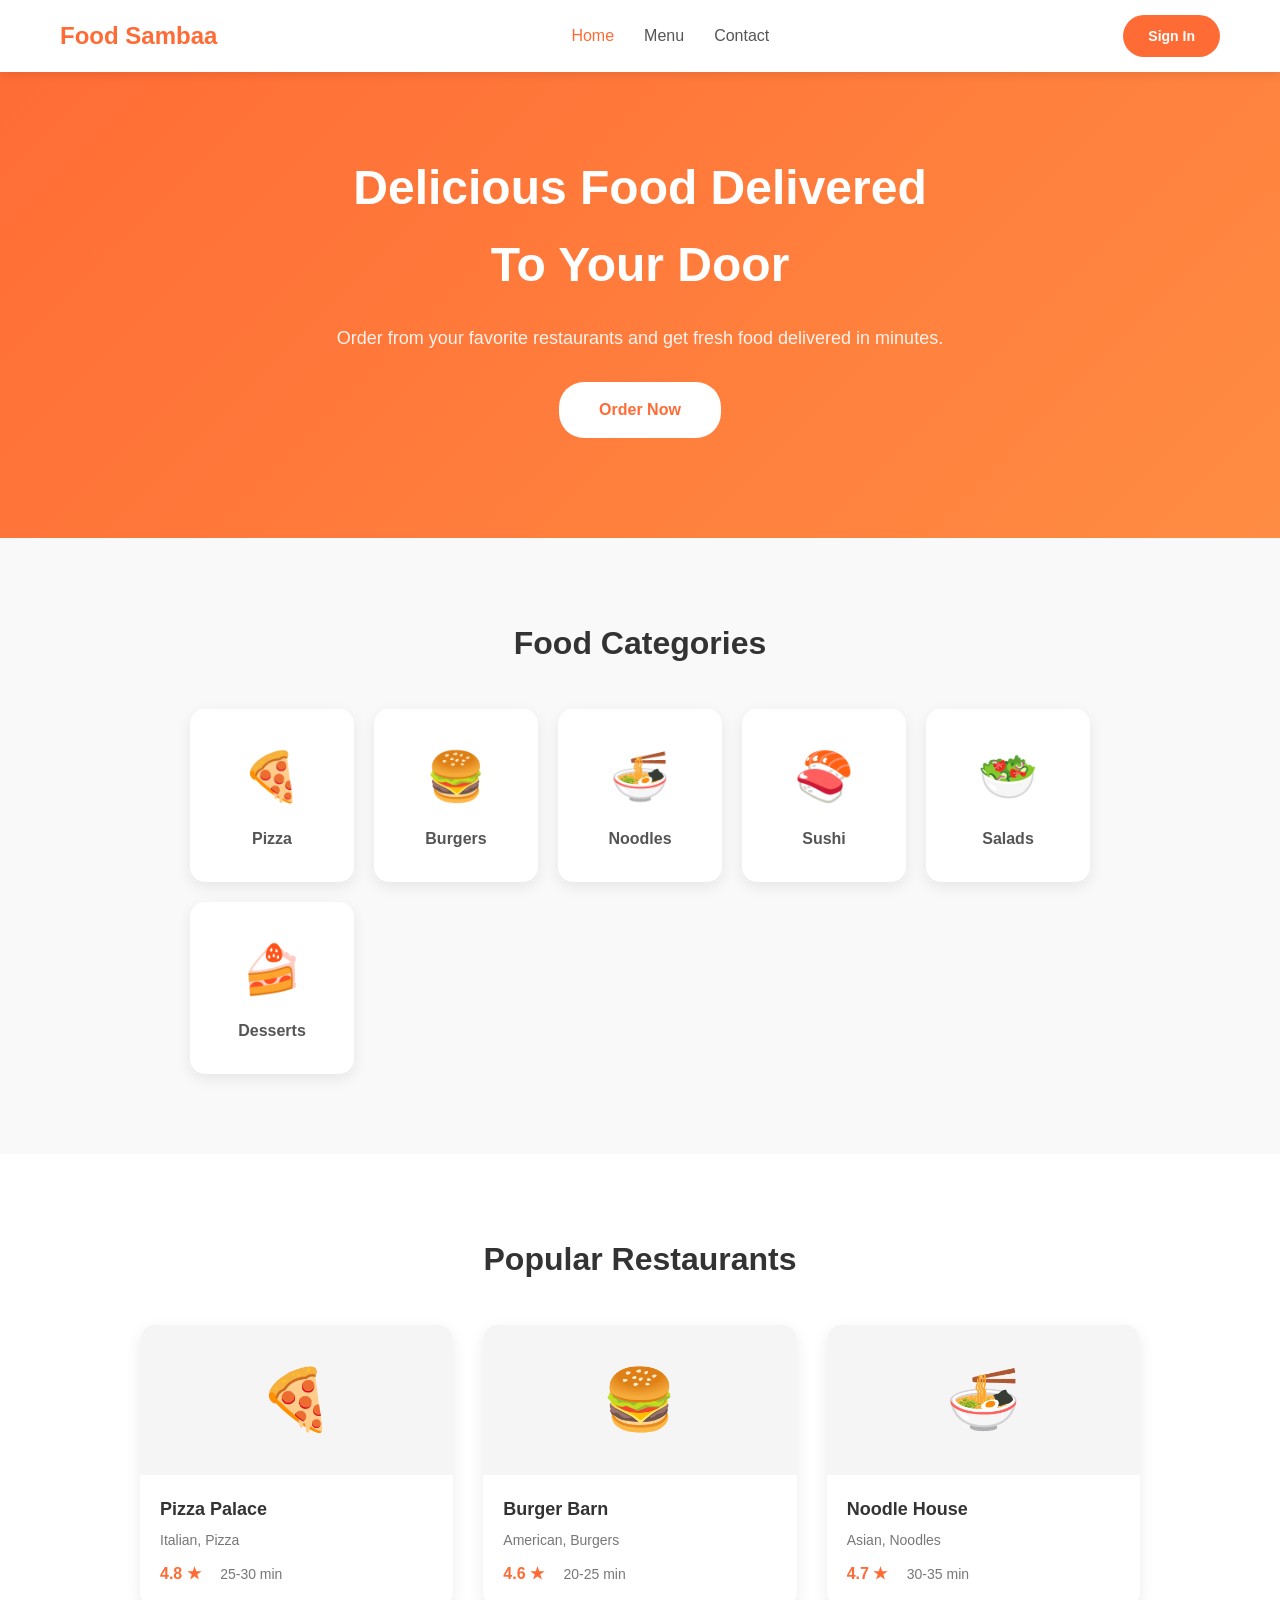
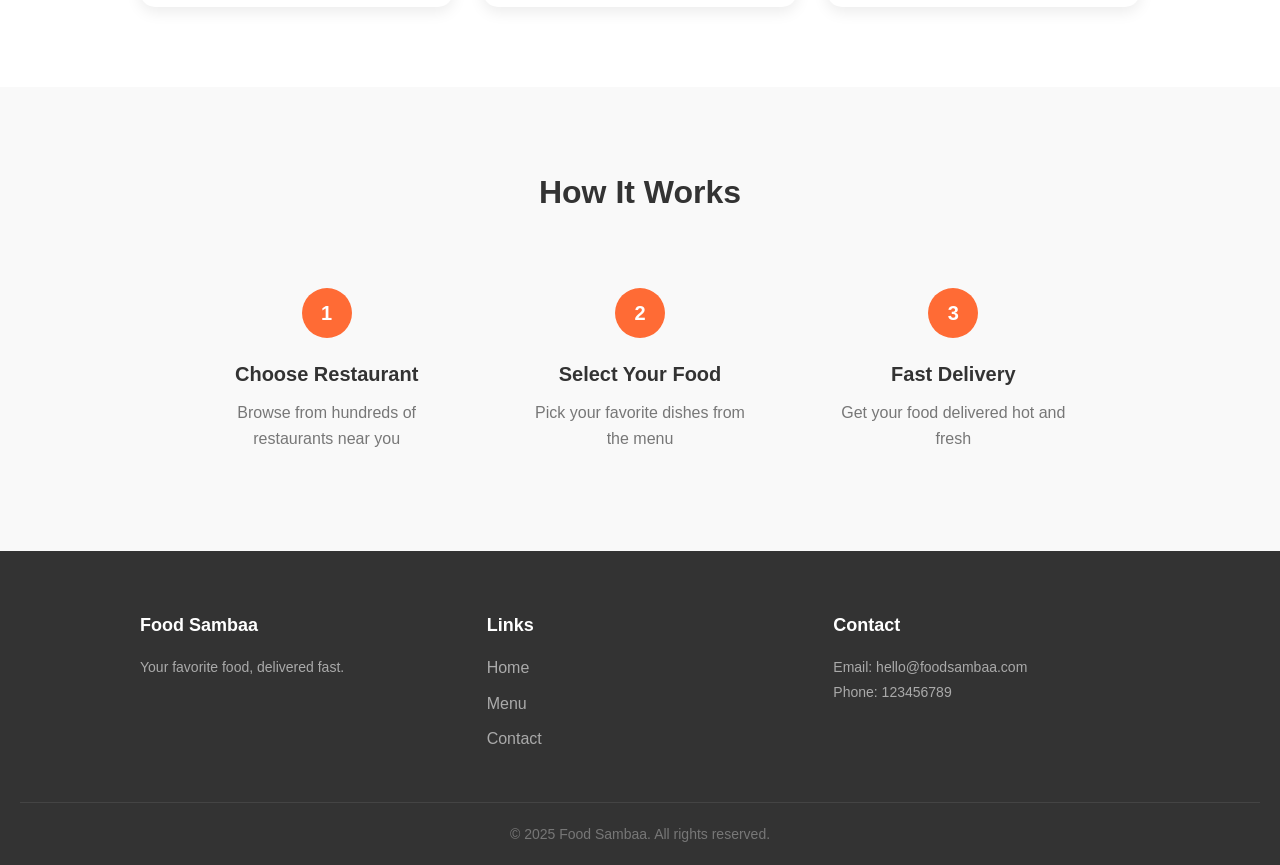
<file: index.html>
<!DOCTYPE html>
<html lang="en">
<head>
    <meta charset="UTF-8">
    <meta name="viewport" content="width=device-width, initial-scale=1.0">
    <title>Food Sambaa - Food Delivery</title>
    <link rel="stylesheet" href="style.css">
</head>
<body>
    <header>
        <nav>
            <a href="index.html" class="logo">Food Sambaa</a>
            <ul class="nav-links">
                <li><a href="index.html" class="active">Home</a></li>
                <li><a href="menu.html">Menu</a></li>
                <li><a href="contact.html">Contact</a></li>
            </ul>
            <a href="signin.html" class="btn">Sign In</a>
        </nav>
    </header>

    <section class="hero">
        <div class="hero-text">
            <h1>Delicious Food Delivered To Your Door</h1>
            <p>Order from your favorite restaurants and get fresh food delivered in minutes.</p>
            <a href="menu.html" class="btn btn-large">Order Now</a>
        </div>
    </section>

    <section class="categories">
        <h2>Food Categories</h2>
        <div class="category-grid">
            <div class="category-card">
                <div class="category-icon">🍕</div>
                <h3>Pizza</h3>
            </div>
            <div class="category-card">
                <div class="category-icon">🍔</div>
                <h3>Burgers</h3>
            </div>
            <div class="category-card">
                <div class="category-icon">🍜</div>
                <h3>Noodles</h3>
            </div>
            <div class="category-card">
                <div class="category-icon">🍣</div>
                <h3>Sushi</h3>
            </div>
            <div class="category-card">
                <div class="category-icon">🥗</div>
                <h3>Salads</h3>
            </div>
            <div class="category-card">
                <div class="category-icon">🍰</div>
                <h3>Desserts</h3>
            </div>
        </div>
    </section>

    <section class="featured">
        <h2>Popular Restaurants</h2>
        <div class="restaurant-grid">
            <div class="restaurant-card">
                <div class="restaurant-img">🍕</div>
                <div class="restaurant-info">
                    <h3>Pizza Palace</h3>
                    <p>Italian, Pizza</p>
                    <span class="rating">4.8 ★</span>
                    <span class="delivery">25-30 min</span>
                </div>
            </div>
            <div class="restaurant-card">
                <div class="restaurant-img">🍔</div>
                <div class="restaurant-info">
                    <h3>Burger Barn</h3>
                    <p>American, Burgers</p>
                    <span class="rating">4.6 ★</span>
                    <span class="delivery">20-25 min</span>
                </div>
            </div>
            <div class="restaurant-card">
                <div class="restaurant-img">🍜</div>
                <div class="restaurant-info">
                    <h3>Noodle House</h3>
                    <p>Asian, Noodles</p>
                    <span class="rating">4.7 ★</span>
                    <span class="delivery">30-35 min</span>
                </div>
            </div>
        </div>
    </section>

    <section class="how-it-works">
        <h2>How It Works</h2>
        <div class="steps">
            <div class="step">
                <div class="step-number">1</div>
                <h3>Choose Restaurant</h3>
                <p>Browse from hundreds of restaurants near you</p>
            </div>
            <div class="step">
                <div class="step-number">2</div>
                <h3>Select Your Food</h3>
                <p>Pick your favorite dishes from the menu</p>
            </div>
            <div class="step">
                <div class="step-number">3</div>
                <h3>Fast Delivery</h3>
                <p>Get your food delivered hot and fresh</p>
            </div>
        </div>
    </section>

    <footer>
        <div class="footer-content">
            <div class="footer-section">
                <h4>Food Sambaa</h4>
                <p>Your favorite food, delivered fast.</p>
            </div>
            <div class="footer-section">
                <h4>Links</h4>
                <ul>
                    <li><a href="index.html">Home</a></li>
                    <li><a href="menu.html">Menu</a></li>
                    <li><a href="contact.html">Contact</a></li>
                </ul>
            </div>
            <div class="footer-section">
                <h4>Contact</h4>
                <p>Email: hello@foodsambaa.com</p>
                <p>Phone: 123456789</p>
            </div>
        </div>
        <p class="copyright">©️ 2025 Food Sambaa. All rights reserved.</p>
    </footer>
</body>
</html>
</file>
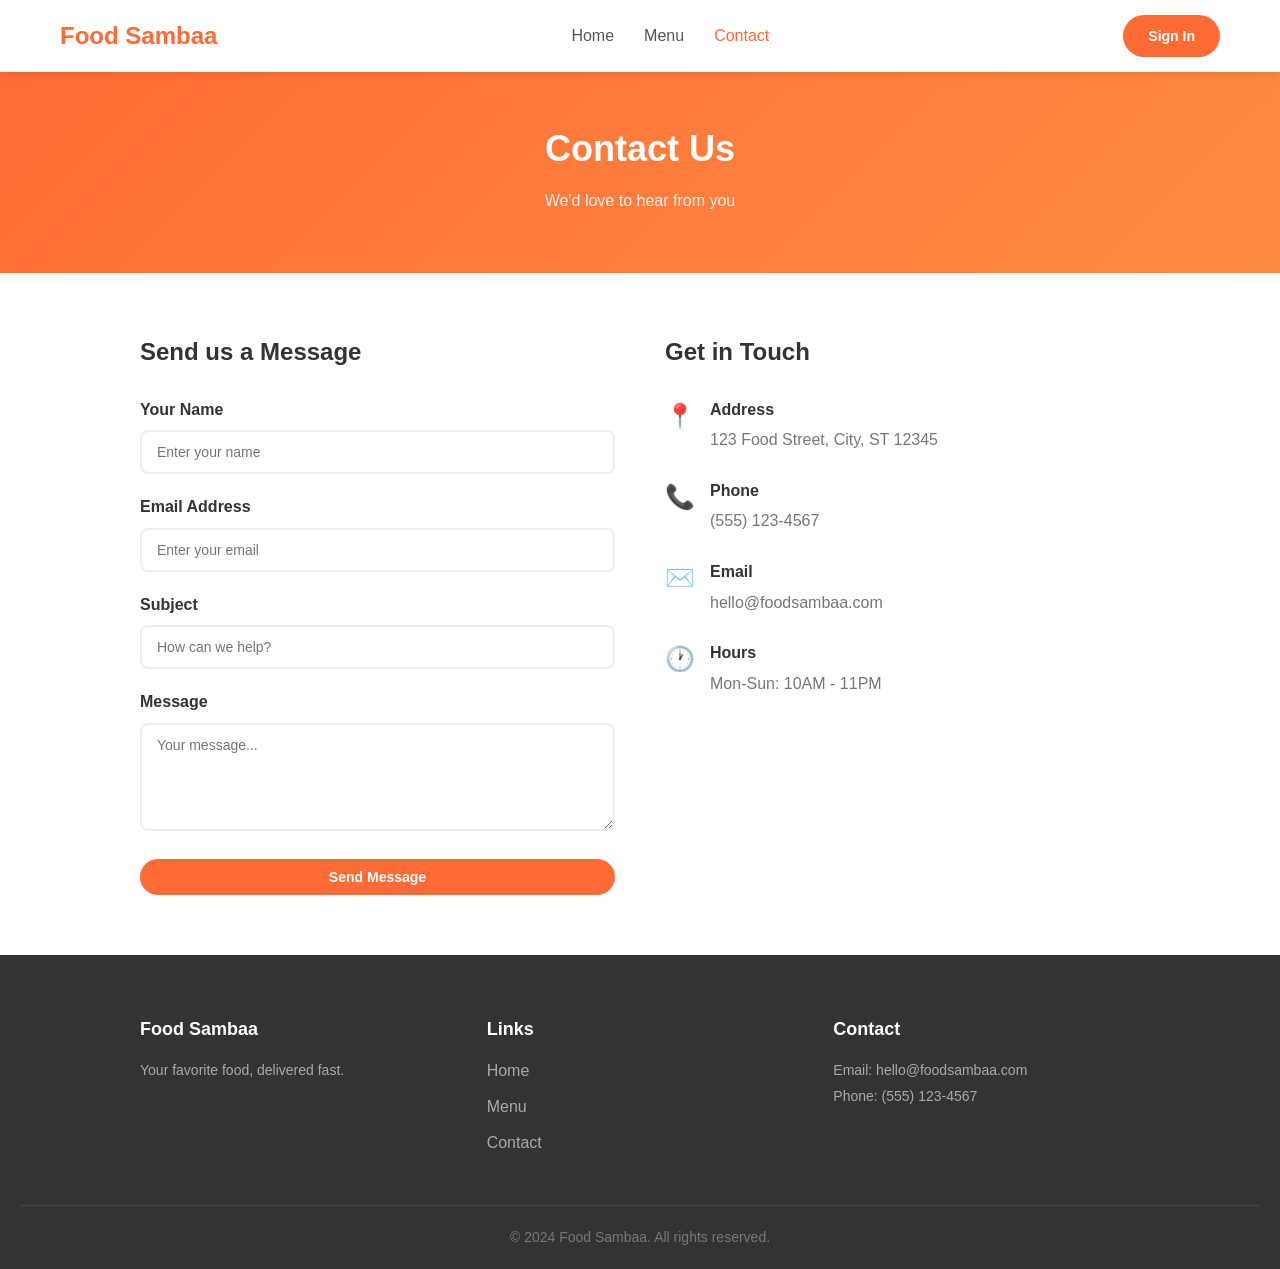
<file: contact.html>
<!DOCTYPE html>
<html lang="en">
<head>
    <meta charset="UTF-8">
    <meta name="viewport" content="width=device-width, initial-scale=1.0">
    <title>Contact - Food Sambaa</title>
    <link rel="stylesheet" href="style.css">
</head>
<body>
    <header>
        <nav>
            <a href="index.html" class="logo">Food Sambaa</a>
            <ul class="nav-links">
                <li><a href="index.html">Home</a></li>
                <li><a href="menu.html">Menu</a></li>
                <li><a href="contact.html" class="active">Contact</a></li>
            </ul>
            <a href="signin.html" class="btn">Sign In</a>
        </nav>
    </header>

    <section class="page-header">
        <h1>Contact Us</h1>
        <p>We'd love to hear from you</p>
    </section>

    <section class="contact-section">
        <div class="contact-container">
            <div class="contact-form">
                <h2>Send us a Message</h2>
                <form>
                    <div class="form-group">
                        <label>Your Name</label>
                        <input type="text" placeholder="Enter your name">
                    </div>
                    <div class="form-group">
                        <label>Email Address</label>
                        <input type="email" placeholder="Enter your email">
                    </div>
                    <div class="form-group">
                        <label>Subject</label>
                        <input type="text" placeholder="How can we help?">
                    </div>
                    <div class="form-group">
                        <label>Message</label>
                        <textarea rows="5" placeholder="Your message..."></textarea>
                    </div>
                    <button type="submit" class="btn btn-full">Send Message</button>
                </form>
            </div>

            <div class="contact-info">
                <h2>Get in Touch</h2>
                <div class="info-box">
                    <div class="info-icon">📍</div>
                    <div>
                        <h4>Address</h4>
                        <p>123 Food Street, City, ST 12345</p>
                    </div>
                </div>
                <div class="info-box">
                    <div class="info-icon">📞</div>
                    <div>
                        <h4>Phone</h4>
                        <p>(555) 123-4567</p>
                    </div>
                </div>
                <div class="info-box">
                    <div class="info-icon">✉️</div>
                    <div>
                        <h4>Email</h4>
                        <p>hello@foodsambaa.com</p>
                    </div>
                </div>
                <div class="info-box">
                    <div class="info-icon">🕐</div>
                    <div>
                        <h4>Hours</h4>
                        <p>Mon-Sun: 10AM - 11PM</p>
                    </div>
                </div>
            </div>
        </div>
    </section>

    <footer>
        <div class="footer-content">
            <div class="footer-section">
                <h4>Food Sambaa</h4>
                <p>Your favorite food, delivered fast.</p>
            </div>
            <div class="footer-section">
                <h4>Links</h4>
                <ul>
                    <li><a href="index.html">Home</a></li>
                    <li><a href="menu.html">Menu</a></li>
                    <li><a href="contact.html">Contact</a></li>
                </ul>
            </div>
            <div class="footer-section">
                <h4>Contact</h4>
                <p>Email: hello@foodsambaa.com</p>
                <p>Phone: (555) 123-4567</p>
            </div>
        </div>
        <p class="copyright">©️ 2024 Food Sambaa. All rights reserved.</p>
    </footer>
</body>
</html>
</file>
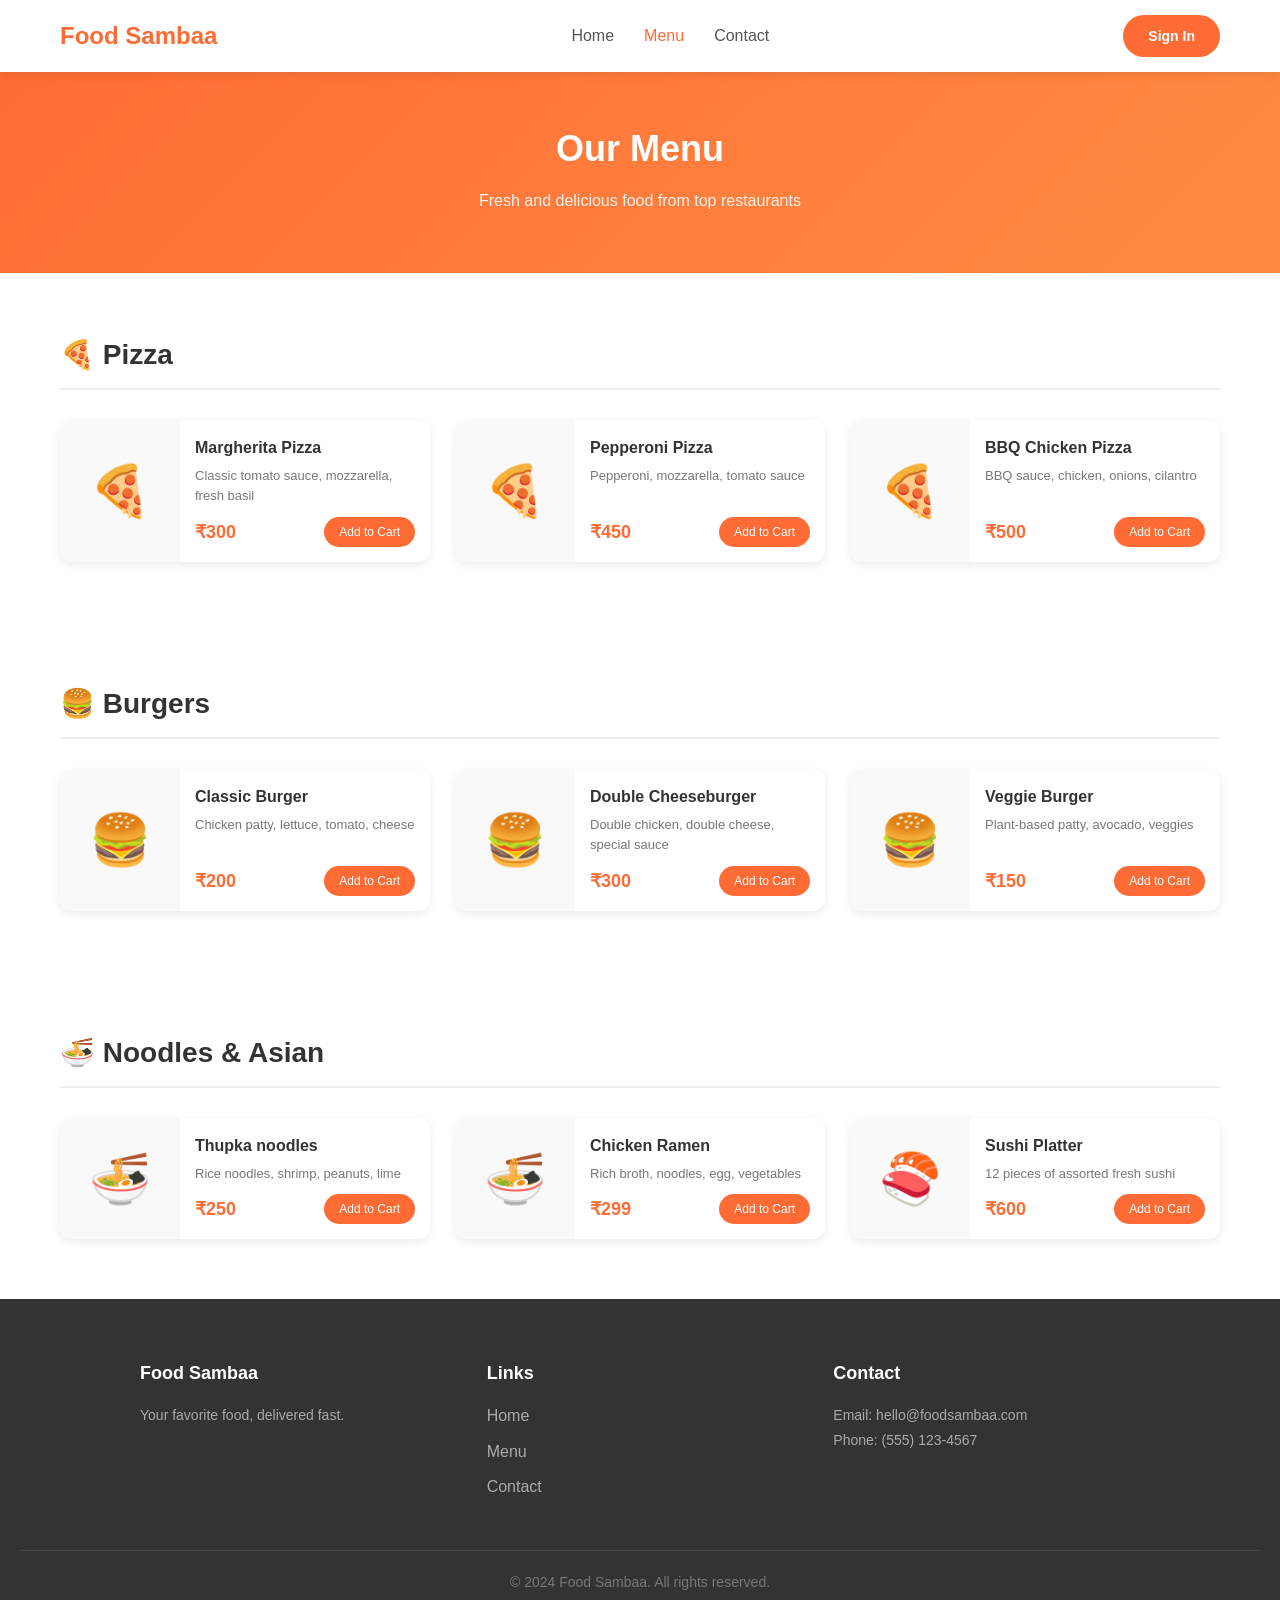
<file: menu.html>
<!DOCTYPE html>
<html lang="en">
<head>
    <meta charset="UTF-8">
    <meta name="viewport" content="width=device-width, initial-scale=1.0">
    <title>Menu - Food Sambaa</title>
    <link rel="stylesheet" href="style.css">
</head>
<body>
    <header>
        <nav>
            <a href="index.html" class="logo">Food Sambaa</a>
            <ul class="nav-links">
                <li><a href="index.html">Home</a></li>
                <li><a href="menu.html" class="active">Menu</a></li>
                <li><a href="contact.html">Contact</a></li>
            </ul>
            <a href="signin.html" class="btn">Sign In</a>
        </nav>
    </header>

    <section class="page-header">
        <h1>Our Menu</h1>
        <p>Fresh and delicious food from top restaurants</p>
    </section>

    <section class="menu-section">
        <h2>🍕 Pizza</h2>
        <div class="menu-grid">
            <div class="menu-card">
                <div class="menu-img">🍕</div>
                <div class="menu-info">
                    <h3>Margherita Pizza</h3>
                    <p>Classic tomato sauce, mozzarella, fresh basil</p>
                    <div class="menu-bottom">
                        <span class="price">₹300</span>
                        <button class="btn-small">Add to Cart</button>
                    </div>
                </div>
            </div>
            <div class="menu-card">
                <div class="menu-img">🍕</div>
                <div class="menu-info">
                    <h3>Pepperoni Pizza</h3>
                    <p>Pepperoni, mozzarella, tomato sauce</p>
                    <div class="menu-bottom">
                        <span class="price">₹450</span>
                        <button class="btn-small">Add to Cart</button>
                    </div>
                </div>
            </div>
            <div class="menu-card">
                <div class="menu-img">🍕</div>
                <div class="menu-info">
                    <h3>BBQ Chicken Pizza</h3>
                    <p>BBQ sauce, chicken, onions, cilantro</p>
                    <div class="menu-bottom">
                        <span class="price">₹500</span>
                        <button class="btn-small">Add to Cart</button>
                    </div>
                </div>
            </div>
        </div>
    </section>

    <section class="menu-section">
        <h2>🍔 Burgers</h2>
        <div class="menu-grid">
            <div class="menu-card">
                <div class="menu-img">🍔</div>
                <div class="menu-info">
                    <h3>Classic Burger</h3>
                    <p>Chicken patty, lettuce, tomato, cheese</p>
                    <div class="menu-bottom">
                        <span class="price">₹200</span>
                        <button class="btn-small">Add to Cart</button>
                    </div>
                </div>
            </div>
            <div class="menu-card">
                <div class="menu-img">🍔</div>
                <div class="menu-info">
                    <h3>Double Cheeseburger</h3>
                    <p>Double chicken, double cheese, special sauce</p>
                    <div class="menu-bottom">
                        <span class="price">₹300</span>
                        <button class="btn-small">Add to Cart</button>
                    </div>
                </div>
            </div>
            <div class="menu-card">
                <div class="menu-img">🍔</div>
                <div class="menu-info">
                    <h3>Veggie Burger</h3>
                    <p>Plant-based patty, avocado, veggies</p>
                    <div class="menu-bottom">
                        <span class="price">₹150</span>
                        <button class="btn-small">Add to Cart</button>
                    </div>
                </div>
            </div>
        </div>
    </section>

    <section class="menu-section">
        <h2>🍜 Noodles & Asian</h2>
        <div class="menu-grid">
            <div class="menu-card">
                <div class="menu-img">🍜</div>
                <div class="menu-info">
                    <h3>Thupka noodles</h3>
                    <p>Rice noodles, shrimp, peanuts, lime</p>
                    <div class="menu-bottom">
                        <span class="price">₹250</span>
                        <button class="btn-small">Add to Cart</button>
                    </div>
                </div>
            </div>
            <div class="menu-card">
                <div class="menu-img">🍜</div>
                <div class="menu-info">
                    <h3>Chicken Ramen</h3>
                    <p>Rich broth, noodles, egg, vegetables</p>
                    <div class="menu-bottom">
                        <span class="price">₹299</span>
                        <button class="btn-small">Add to Cart</button>
                    </div>
                </div>
            </div>
            <div class="menu-card">
                <div class="menu-img">🍣</div>
                <div class="menu-info">
                    <h3>Sushi Platter</h3>
                    <p>12 pieces of assorted fresh sushi</p>
                    <div class="menu-bottom">
                        <span class="price">₹600</span>
                        <button class="btn-small">Add to Cart</button>
                    </div>
                </div>
            </div>
        </div>
    </section>

    <footer>
        <div class="footer-content">
            <div class="footer-section">
                <h4>Food Sambaa</h4>
                <p>Your favorite food, delivered fast.</p>
            </div>
            <div class="footer-section">
                <h4>Links</h4>
                <ul>
                    <li><a href="index.html">Home</a></li>
                    <li><a href="menu.html">Menu</a></li>
                    <li><a href="contact.html">Contact</a></li>
                </ul>
            </div>
            <div class="footer-section">
                <h4>Contact</h4>
                <p>Email: hello@foodsambaa.com</p>
                <p>Phone: (555) 123-4567</p>
            </div>
        </div>
        <p class="copyright">©️ 2024 Food Sambaa. All rights reserved.</p>
    </footer>
</body>
</html>
</file>
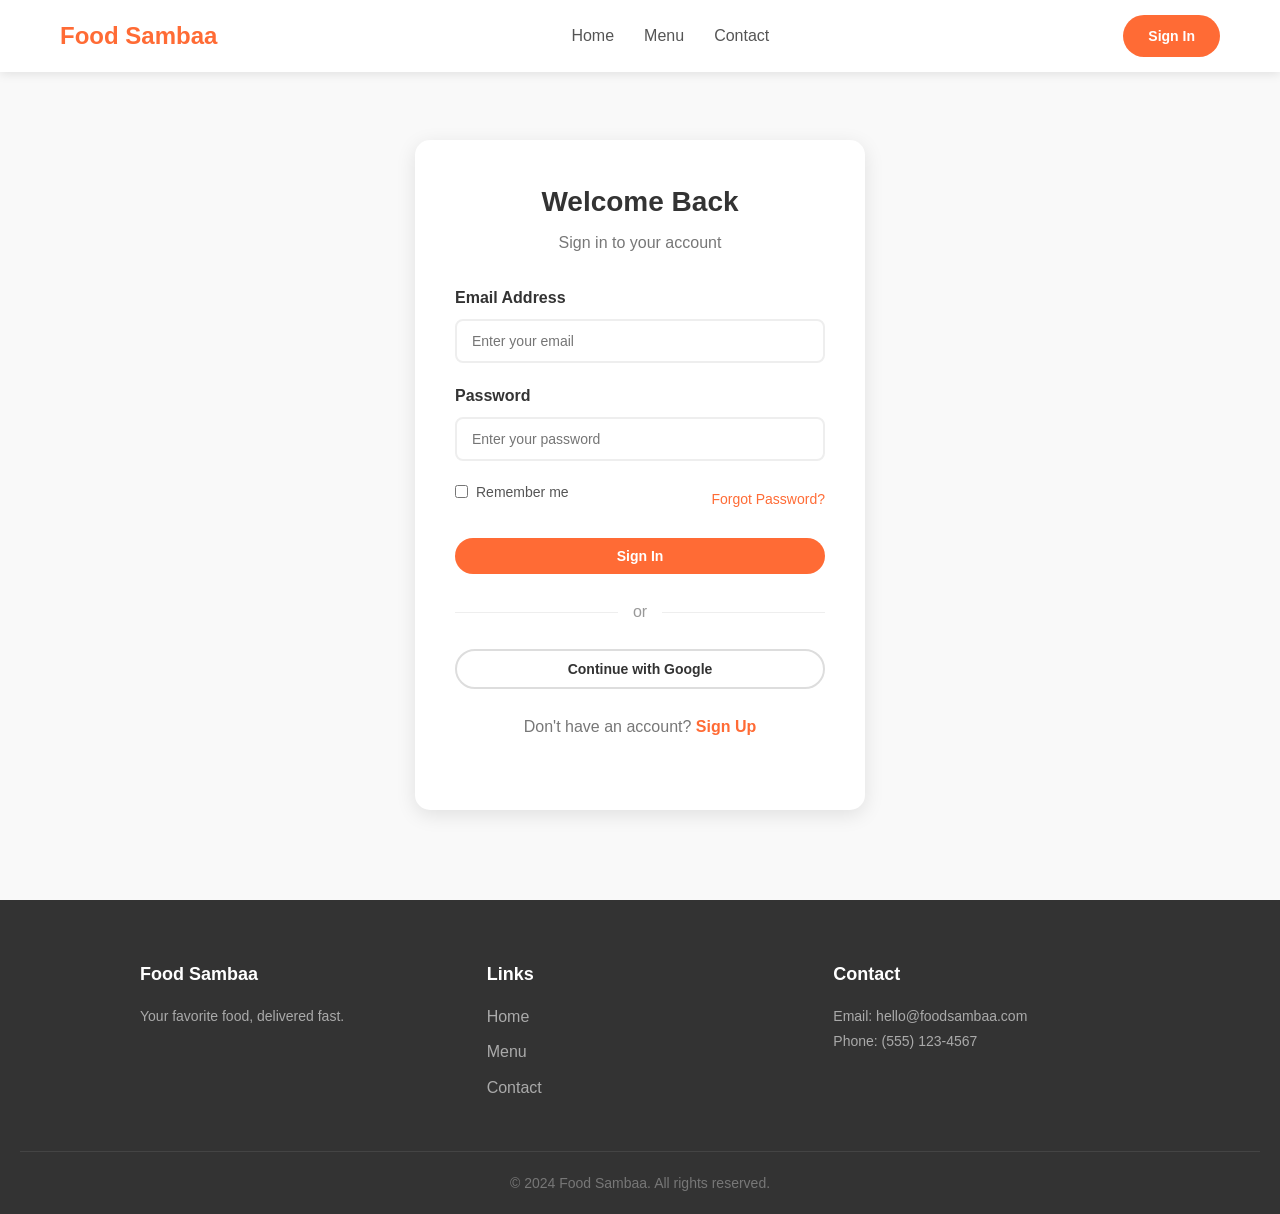
<file: signin.html>
<!DOCTYPE html>
<html lang="en">
<head>
    <meta charset="UTF-8">
    <meta name="viewport" content="width=device-width, initial-scale=1.0">
    <title>Sign In - Food Sambaa</title>
    <link rel="stylesheet" href="style.css">
</head>
<body>
    <header>
        <nav>
            <a href="index.html" class="logo">Food Sambaa</a>
            <ul class="nav-links">
                <li><a href="index.html">Home</a></li>
                <li><a href="menu.html">Menu</a></li>
                <li><a href="contact.html">Contact</a></li>
            </ul>
            <a href="signin.html" class="btn active">Sign In</a>
        </nav>
    </header>

    <section class="auth-section">
        <div class="auth-container">
            <div class="auth-box">
                <h2>Welcome Back</h2>
                <p>Sign in to your account</p>
                
                <form class="auth-form">
                    <div class="form-group">
                        <label>Email Address</label>
                        <input type="email" placeholder="Enter your email">
                    </div>
                    <div class="form-group">
                        <label>Password</label>
                        <input type="password" placeholder="Enter your password">
                    </div>
                    <div class="form-options">
                        <label class="checkbox">
                            <input type="checkbox"> Remember me
                        </label>
                        <a href="#" class="forgot-link">Forgot Password?</a>
                    </div>
                    <button type="submit" class="btn btn-full">Sign In</button>
                </form>

                <div class="divider">
                    <span>or</span>
                </div>

                <button class="btn btn-outline btn-full">Continue with Google</button>

                <p class="auth-footer">
                    Don't have an account? <a href="signup.html">Sign Up</a>
                </p>
            </div>
        </div>
    </section>

    <footer>
        <div class="footer-content">
            <div class="footer-section">
                <h4>Food Sambaa</h4>
                <p>Your favorite food, delivered fast.</p>
            </div>
            <div class="footer-section">
                <h4>Links</h4>
                <ul>
                    <li><a href="index.html">Home</a></li>
                    <li><a href="menu.html">Menu</a></li>
                    <li><a href="contact.html">Contact</a></li>
                </ul>
            </div>
            <div class="footer-section">
                <h4>Contact</h4>
                <p>Email: hello@foodsambaa.com</p>
                <p>Phone: (555) 123-4567</p>
            </div>
        </div>
        <p class="copyright">©️ 2024 Food Sambaa. All rights reserved.</p>
    </footer>
</body>
</html>
</file>
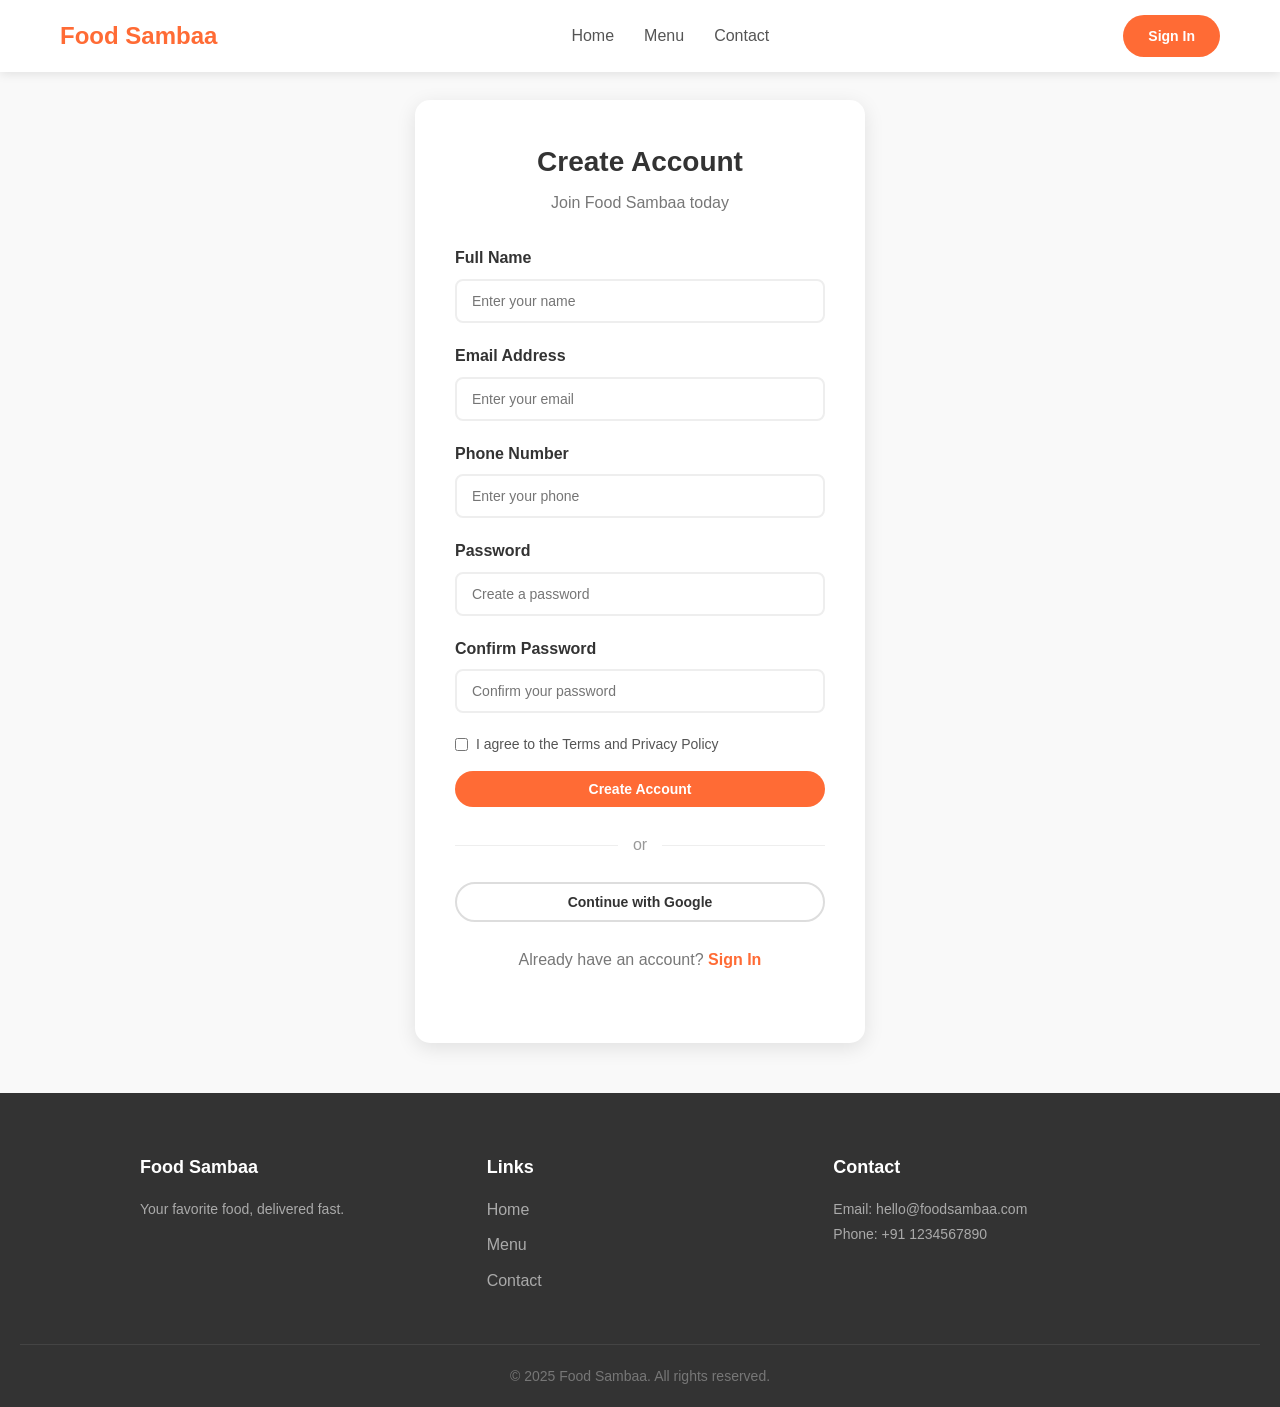
<file: signup.html>
<!DOCTYPE html>
<html lang="en">
<head>
    <meta charset="UTF-8">
    <meta name="viewport" content="width=device-width, initial-scale=1.0">
    <title>Sign Up - Food Sambaa</title>
    <link rel="stylesheet" href="style.css">
</head>
<body>
    <header>
        <nav>
            <a href="index.html" class="logo">Food Sambaa</a>
            <ul class="nav-links">
                <li><a href="index.html">Home</a></li>
                <li><a href="menu.html">Menu</a></li>
                <li><a href="contact.html">Contact</a></li>
            </ul>
            <a href="signin.html" class="btn">Sign In</a>
        </nav>
    </header>

    <section class="auth-section">
        <div class="auth-container">
            <div class="auth-box">
                <h2>Create Account</h2>
                <p>Join Food Sambaa today</p>
                
                <form class="auth-form">
                    <div class="form-group">
                        <label>Full Name</label>
                        <input type="text" placeholder="Enter your name">
                    </div>
                    <div class="form-group">
                        <label>Email Address</label>
                        <input type="email" placeholder="Enter your email">
                    </div>
                    <div class="form-group">
                        <label>Phone Number</label>
                        <input type="tel" placeholder="Enter your phone">
                    </div>
                    <div class="form-group">
                        <label>Password</label>
                        <input type="password" placeholder="Create a password">
                    </div>
                    <div class="form-group">
                        <label>Confirm Password</label>
                        <input type="password" placeholder="Confirm your password">
                    </div>
                    <label class="checkbox">
                        <input type="checkbox"> I agree to the Terms and Privacy Policy
                    </label>
                    <button type="submit" class="btn btn-full">Create Account</button>
                </form>

                <div class="divider">
                    <span>or</span>
                </div>

                <button class="btn btn-outline btn-full">Continue with Google</button>

                <p class="auth-footer">
                    Already have an account? <a href="signin.html">Sign In</a>
                </p>
            </div>
        </div>
    </section>

    <footer>
        <div class="footer-content">
            <div class="footer-section">
                <h4>Food Sambaa</h4>
                <p>Your favorite food, delivered fast.</p>
            </div>
            <div class="footer-section">
                <h4>Links</h4>
                <ul>
                    <li><a href="index.html">Home</a></li>
                    <li><a href="menu.html">Menu</a></li>
                    <li><a href="contact.html">Contact</a></li>
                </ul>
            </div>
            <div class="footer-section">
                <h4>Contact</h4>
                <p>Email: hello@foodsambaa.com</p>
                <p>Phone: +91 1234567890</p>
            </div>
        </div>
        <p class="copyright">©️ 2025 Food Sambaa. All rights reserved.</p>
    </footer>
</body>
</html>
</file>
<file: style.css>
/* BASE STYLES */
* {
    margin: 0;
    padding: 0;
    box-sizing: border-box;
}

body {
    font-family: Arial, sans-serif;
    line-height: 1.6;
    color: #333;
    background: #fff;
}

a {
    text-decoration: none;
    color: inherit;
}

ul {
    list-style: none;
}

/* NAVIGATION */
header {
    background: #fff;
    box-shadow: 0 2px 10px rgba(0,0,0,0.1);
    position: fixed;
    top: 0;
    left: 0;
    right: 0;
    z-index: 100;
}

nav {
    max-width: 1200px;
    margin: 0 auto;
    padding: 15px 20px;
    display: flex;
    justify-content: space-between;
    align-items: center;
}

.logo {
    font-size: 24px;
    font-weight: bold;
    color: #ff6b35;
}

.nav-links {
    display: flex;
    gap: 30px;
}

.nav-links a {
    color: #555;
    font-weight: 500;
}

.nav-links a:hover,
.nav-links a.active {
    color: #ff6b35;
}

/* BUTTONS */
.btn {
    background: #ff6b35;
    color: #fff;
    padding: 10px 25px;
    border-radius: 25px;
    border: none;
    cursor: pointer;
    font-size: 14px;
    font-weight: 600;
    display: inline-block;
}

.btn:hover {
    background: #e55a2b;
}

.btn-large {
    padding: 15px 40px;
    font-size: 16px;
}

.btn-small {
    background: #ff6b35;
    color: #fff;
    padding: 8px 15px;
    border-radius: 20px;
    border: none;
    cursor: pointer;
    font-size: 12px;
}

.btn-small:hover {
    background: #e55a2b;
}

.btn-outline {
    background: #fff;
    color: #333;
    border: 2px solid #ddd;
}

.btn-outline:hover {
    background: #f5f5f5;
}

.btn-full {
    width: 100%;
}

/* HERO SECTION */
.hero {
    background: linear-gradient(135deg, #ff6b35 0%, #ff8c42 100%);
    padding: 150px 20px 100px;
    text-align: center;
    color: #fff;
}

.hero h1 {
    font-size: 48px;
    margin-bottom: 20px;
    max-width: 600px;
    margin-left: auto;
    margin-right: auto;
}

.hero p {
    font-size: 18px;
    margin-bottom: 30px;
    opacity: 0.9;
}

.hero .btn {
    background: #fff;
    color: #ff6b35;
}

.hero .btn:hover {
    background: #f5f5f5;
}

/* PAGE HEADER */
.page-header {
    background: linear-gradient(135deg, #ff6b35 0%, #ff8c42 100%);
    padding: 120px 20px 60px;
    text-align: center;
    color: #fff;
}

.page-header h1 {
    font-size: 36px;
    margin-bottom: 10px;
}

.page-header p {
    opacity: 0.9;
}

/* CATEGORIES SECTION */
.categories {
    padding: 80px 20px;
    text-align: center;
    background: #f9f9f9;
}

.categories h2 {
    font-size: 32px;
    margin-bottom: 40px;
    color: #333;
}

.category-grid {
    display: grid;
    grid-template-columns: repeat(auto-fit, minmax(150px, 1fr));
    gap: 20px;
    max-width: 900px;
    margin: 0 auto;
}

.category-card {
    background: #fff;
    padding: 30px 20px;
    border-radius: 15px;
    box-shadow: 0 5px 15px rgba(0,0,0,0.08);
    cursor: pointer;
}

.category-card:hover {
    transform: translateY(-5px);
    box-shadow: 0 10px 25px rgba(0,0,0,0.12);
}

.category-icon {
    font-size: 48px;
    margin-bottom: 10px;
}

.category-card h3 {
    font-size: 16px;
    color: #555;
}

/* FEATURED RESTAURANTS */
.featured {
    padding: 80px 20px;
    text-align: center;
}

.featured h2 {
    font-size: 32px;
    margin-bottom: 40px;
}

.restaurant-grid {
    display: grid;
    grid-template-columns: repeat(auto-fit, minmax(300px, 1fr));
    gap: 30px;
    max-width: 1000px;
    margin: 0 auto;
}

.restaurant-card {
    background: #fff;
    border-radius: 15px;
    overflow: hidden;
    box-shadow: 0 5px 15px rgba(0,0,0,0.08);
    text-align: left;
}

.restaurant-card:hover {
    box-shadow: 0 10px 25px rgba(0,0,0,0.12);
}

.restaurant-img {
    background: #f5f5f5;
    height: 150px;
    display: flex;
    align-items: center;
    justify-content: center;
    font-size: 60px;
}

.restaurant-info {
    padding: 20px;
}

.restaurant-info h3 {
    font-size: 18px;
    margin-bottom: 5px;
}

.restaurant-info p {
    color: #777;
    font-size: 14px;
    margin-bottom: 10px;
}

.rating {
    color: #ff6b35;
    font-weight: bold;
    margin-right: 15px;
}

.delivery {
    color: #777;
    font-size: 14px;
}

/* HOW IT WORKS */
.how-it-works {
    padding: 80px 20px;
    background: #f9f9f9;
    text-align: center;
}

.how-it-works h2 {
    font-size: 32px;
    margin-bottom: 50px;
}

.steps {
    display: grid;
    grid-template-columns: repeat(auto-fit, minmax(250px, 1fr));
    gap: 40px;
    max-width: 900px;
    margin: 0 auto;
}

.step {
    padding: 20px;
}

.step-number {
    width: 50px;
    height: 50px;
    background: #ff6b35;
    color: #fff;
    border-radius: 50%;
    display: flex;
    align-items: center;
    justify-content: center;
    font-size: 20px;
    font-weight: bold;
    margin: 0 auto 20px;
}

.step h3 {
    font-size: 20px;
    margin-bottom: 10px;
}

.step p {
    color: #777;
}

/* MENU SECTION */
.menu-section {
    padding: 60px 20px;
    max-width: 1200px;
    margin: 0 auto;
}

.menu-section h2 {
    font-size: 28px;
    margin-bottom: 30px;
    padding-bottom: 10px;
    border-bottom: 2px solid #eee;
}

.menu-grid {
    display: grid;
    grid-template-columns: repeat(auto-fit, minmax(300px, 1fr));
    gap: 25px;
}

.menu-card {
    background: #fff;
    border-radius: 12px;
    overflow: hidden;
    box-shadow: 0 3px 10px rgba(0,0,0,0.08);
    display: flex;
}

.menu-card:hover {
    box-shadow: 0 5px 20px rgba(0,0,0,0.12);
}

.menu-img {
    width: 120px;
    min-height: 120px;
    background: #f9f9f9;
    display: flex;
    align-items: center;
    justify-content: center;
    font-size: 50px;
}

.menu-info {
    padding: 15px;
    flex: 1;
    display: flex;
    flex-direction: column;
}

.menu-info h3 {
    font-size: 16px;
    margin-bottom: 5px;
}

.menu-info p {
    color: #777;
    font-size: 13px;
    flex: 1;
}

.menu-bottom {
    display: flex;
    justify-content: space-between;
    align-items: center;
    margin-top: 10px;
}

.price {
    font-size: 18px;
    font-weight: bold;
    color: #ff6b35;
}

/* CONTACT SECTION */
.contact-section {
    padding: 60px 20px;
}

.contact-container {
    display: grid;
    grid-template-columns: 1fr 1fr;
    gap: 50px;
    max-width: 1000px;
    margin: 0 auto;
}

.contact-form h2,
.contact-info h2 {
    font-size: 24px;
    margin-bottom: 25px;
}

.form-group {
    margin-bottom: 20px;
}

.form-group label {
    display: block;
    margin-bottom: 8px;
    font-weight: 600;
    color: #333;
}

.form-group input,
.form-group textarea {
    width: 100%;
    padding: 12px 15px;
    border: 2px solid #eee;
    border-radius: 8px;
    font-size: 14px;
    font-family: inherit;
}

.form-group input:focus,
.form-group textarea:focus {
    outline: none;
    border-color: #ff6b35;
}

.info-box {
    display: flex;
    gap: 15px;
    margin-bottom: 25px;
    align-items: flex-start;
}

.info-icon {
    font-size: 24px;
}

.info-box h4 {
    font-size: 16px;
    margin-bottom: 5px;
}

.info-box p {
    color: #777;
}

/* AUTH PAGES */
.auth-section {
    min-height: 100vh;
    padding: 100px 20px 50px;
    background: #f9f9f9;
    display: flex;
    align-items: center;
}

.auth-container {
    max-width: 450px;
    margin: 0 auto;
    width: 100%;
}

.auth-box {
    background: #fff;
    padding: 40px;
    border-radius: 15px;
    box-shadow: 0 5px 20px rgba(0,0,0,0.1);
    text-align: center;
}

.auth-box h2 {
    font-size: 28px;
    margin-bottom: 5px;
}

.auth-box > p {
    color: #777;
    margin-bottom: 30px;
}

.auth-form {
    text-align: left;
}

.form-options {
    display: flex;
    justify-content: space-between;
    align-items: center;
    margin-bottom: 20px;
    font-size: 14px;
}

.checkbox {
    display: flex;
    align-items: center;
    gap: 8px;
    font-size: 14px;
    color: #555;
    cursor: pointer;
    margin-bottom: 15px;
}

.forgot-link {
    color: #ff6b35;
}

.divider {
    margin: 25px 0;
    text-align: center;
    position: relative;
}

.divider::before {
    content: '';
    position: absolute;
    left: 0;
    right: 0;
    top: 50%;
    height: 1px;
    background: #eee;
}

.divider span {
    background: #fff;
    padding: 0 15px;
    color: #999;
    position: relative;
}

.auth-footer {
    margin-top: 25px;
    color: #777;
}

.auth-footer a {
    color: #ff6b35;
    font-weight: 600;
}

/* FOOTER */
footer {
    background: #333;
    color: #fff;
    padding: 60px 20px 20px;
}

.footer-content {
    display: grid;
    grid-template-columns: repeat(auto-fit, minmax(200px, 1fr));
    gap: 40px;
    max-width: 1000px;
    margin: 0 auto;
}

.footer-section h4 {
    font-size: 18px;
    margin-bottom: 15px;
}

.footer-section p {
    color: #aaa;
    font-size: 14px;
    line-height: 1.8;
}

.footer-section ul li {
    margin-bottom: 10px;
}

.footer-section a {
    color: #aaa;
}

.footer-section a:hover {
    color: #ff6b35;
}

.copyright {
    text-align: center;
    color: #777;
    font-size: 14px;
    margin-top: 40px;
    padding-top: 20px;
    border-top: 1px solid #444;
}

/* RESPONSIVE */
@media (max-width: 768px) {
    .nav-links {
        display: none;
    }
    
    .hero h1 {
        font-size: 32px;
    }
    
    .contact-container {
        grid-template-columns: 1fr;
    }
    
    .menu-card {
        flex-direction: column;
    }
    
    .menu-img {
        width: 100%;
        height: 150px;
    }
}
</file>
